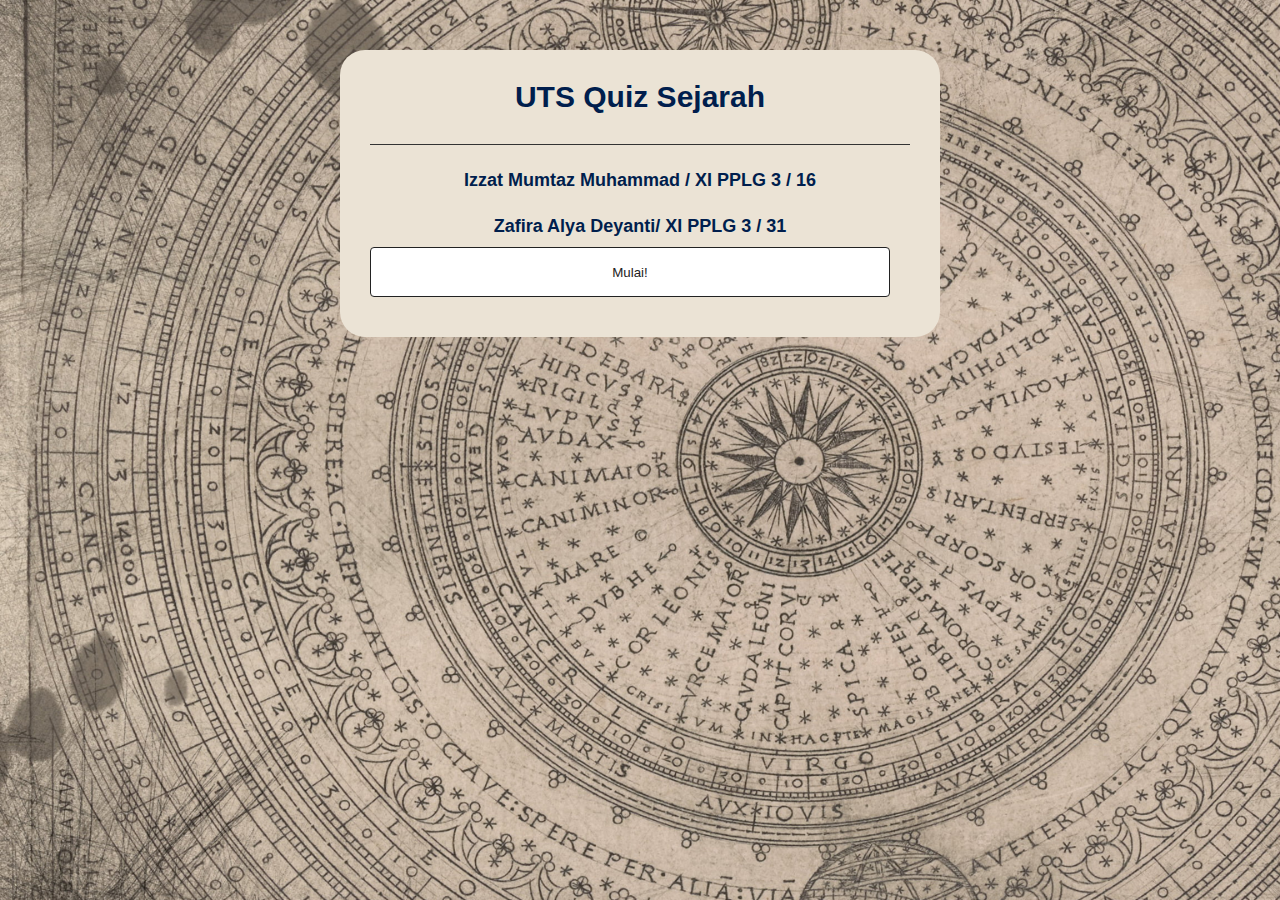
<file: index.html>
<!DOCTYPE html>
<html lang="en">

<head>
    <meta charset="UTF-8">
    <meta name="viewport" content="width=device-width, initial-scale=1.0">
    <title>Sejarah</title>
    <link rel="stylesheet" href="style.css">
</head>

<body>
    <div class="app">
        <h3>UTS Quiz Sejarah</h3>
        <div class="quiz2">
            <h2>Izzat Mumtaz Muhammad / XI PPLG 3 / 16</h2>
            <h2>Zafira Alya Deyanti/ XI PPLG 3 / 31</h2>
        </div>
        <a href="soal.html"><button class="btn2">Mulai!</button></a>
    </div>
    <script src="script.js"></script>
</body>

</html>
</file>
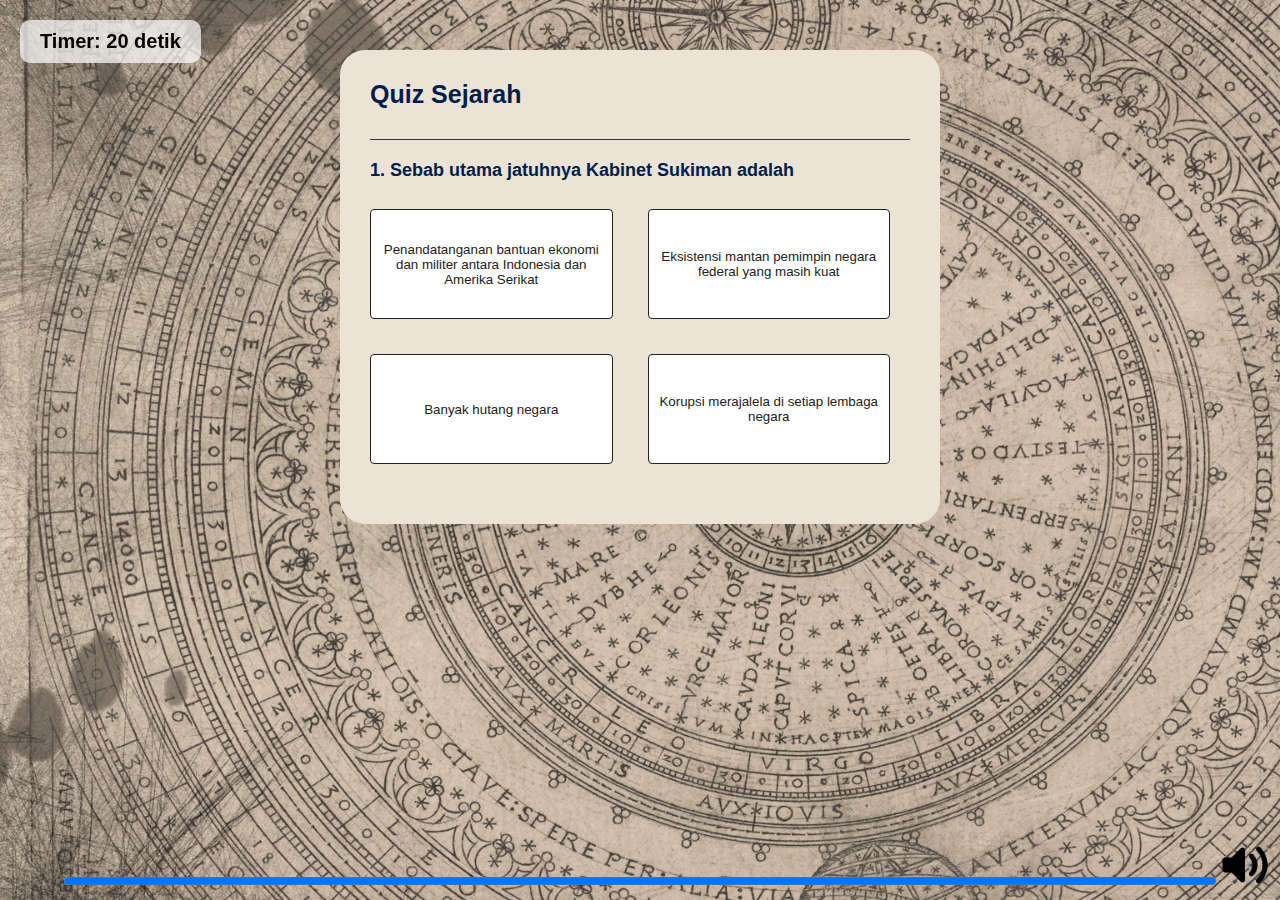
<file: soal.html>
<!DOCTYPE html>
<html lang="en">

<head>
    <meta charset="UTF-8">
    <meta name="viewport" content="width=device-width, initial-scale=1.0">
    <title>Sejarah</title>
    <link rel="stylesheet" href="style.css">
    <style>
        .mute-button {
            position: fixed;
            bottom: 10px;
            right: 10px;
            width: 50px;/* Sesuaikan dengan ukuran gambar Anda */
            height: 50px;/* Sesuaikan dengan ukuran gambar Anda */
            cursor: pointer;
        }
    </style>
</head>

<body>
    <audio id="background-music" autoplay loop>
    <source src="music.mp3" type="audio/mpeg">Your browser does not support the audio element.
</audio>
<div id="countdown-timer" class="countdown-timer"></div>

    <div class="app">
        <h1>Quiz Sejarah</h1>
        <div class="quiz">
            <h2 id="question">Question goes here</h2>
            <br>
            <div id="answer-buttons">
                <button class="btn">Answer 1</button>
                <button class="btn">Answer 2</button>
                <button class="btn">Answer 3</button>
                <button class="btn">Answer 4</button>
            </div>
            <button id="next-btn">Next</button>
        </div>
    </div>
    <footer>
        <progress id="timer-progress" max="20" value="20"></progress>
    </footer>
    <img src="speaker.png" alt="Mute" id="mute-button" class="mute-button" onclick="toggleMute()">
    <script src="script.js"></script>
</body>

</html>
</file>
<file: style.css>
* {
    margin: 0;
    padding: 0;
    font-family: 'Roboto', sans-serif;
    box-sizing: border-box;
}

.countdown-timer {
    position: fixed;
    top: 20px;
    left: 20px;
    background-color: rgba(255, 255, 255, 0.7); /* Warna latar belakang dengan transparansi */
    padding: 10px 20px; /* Padding untuk menjaga jarak teks dengan tepi kotak */
    border-radius: 10px; /* Sudut border yang melengkung */
    font-size: 20px; /* Ukuran teks */
    font-weight: bold; /* Ketebalan teks */
    color: #333;/* Ketebalan teks countdown timer */
}

footer {
    position: fixed;
    left: 0;
    bottom: 0;
    width: 100%;
    text-align: center;
    padding: 10px 0;
}

#timer-progress {
    width: 90%;
    margin: 0 auto; /* Agar progress bar berada di tengah */
}

#answer-buttons {
    display: grid;
    grid-template-columns: repeat(2, 1fr); /* 2 kolom */
    grid-gap: 15px; /* Jarak antara kolom */
}


body {
    background-image: url('peakpx.jpg');
    background-size: cover;
    background-repeat: no-repeat;
    background-attachment: fixed;
    overflow: hidden;
}

.app {
    background: #EBE3D5;
    width: 90%;
    max-width: 600px;
    margin: 50px auto 0;
    border-radius: 25px;
    padding: 30px;
}

.app h1 {
    font-size: 25px;
    color: #001e4d;
    font-weight: 600;
    border-bottom: 1px solid #333;
    padding-bottom: 30px;
}

.app h3 {
    font-size: 30px;
    color: #001e4d;
    text-align: center;
    font-weight: 600;
    border-bottom: 1px solid #333;
    padding-bottom: 30px;
}

.quiz {
    padding: 20px 0;
}

.quiz h2 {
    font-size: 18px;
    color: #001e4d;
    font-weight: 600;
}

.quiz2 h2 {
    font-size: 18px;
    margin-top: 25px;
    color: #001e4d;
    text-align: center;
    font-weight: 600;
}

.btn {
    background: #fff;
    color: #222;
    font-weight: 500;
    /* Mengatur lebar kotak jawaban agar teksnya masuk sepenuhnya */
    width: calc(100% - 20px); /* Lebar 100% dikurangi dengan padding */
    height: 110px;
    border: 1px solid #222;
    padding: 10px; /* Padding untuk memberikan ruang di dalam kotak */
    margin: 10px 0;
    text-align: center;
    border-radius: 4px;
    cursor: pointer;
    transition: all 0.3s;
}

.btn2 {
    background: #fff;
    color: #222;
    font-weight: 500;
    /* Mengatur lebar kotak jawaban agar teksnya masuk sepenuhnya */
    width: calc(100% - 20px); /* Lebar 100% dikurangi dengan padding */
    height: 50px;
    border: 1px solid #222;
    padding: 10px; /* Padding untuk memberikan ruang di dalam kotak */
    margin: 10px 0;
    text-align: center;
    border-radius: 4px;
    cursor: pointer;
    transition: all 0.3s;
}

.btn2:hover {
    background: #7E6363;
    color: #fff;
}

.btn:hover:not([disabled]) {
    background: #7E6363;
    color: #fff;
}

.btn:disabled {
    cursor: no-drop;
}

#next-btn {
    background: #503C3C;
    color: #fff;
    font-weight: 500;
    width: 150px;
    border: 0;
    padding: 10px;
    margin: 20px auto 0;
    border-radius: 4px;
    cursor: pointer;
    display: none;
    transition: all 0.3s;
}



#next-btn:hover {
    background: #7E6363;
    color: #fff;
}

.correct {
    background: #9aeabc;
}

.incorrect {
    background: #ff9393;
}

@keyframes shakeX {
    0% {
        transform: translateX(0);
    }
    25% {
        transform: translateX(-5px);
    }
    50% {
        transform: translateX(5px);
    }
    75% {
        transform: translateX(-5px);
    }
    100% {
        transform: translateX(0);
    }
}
</file>
